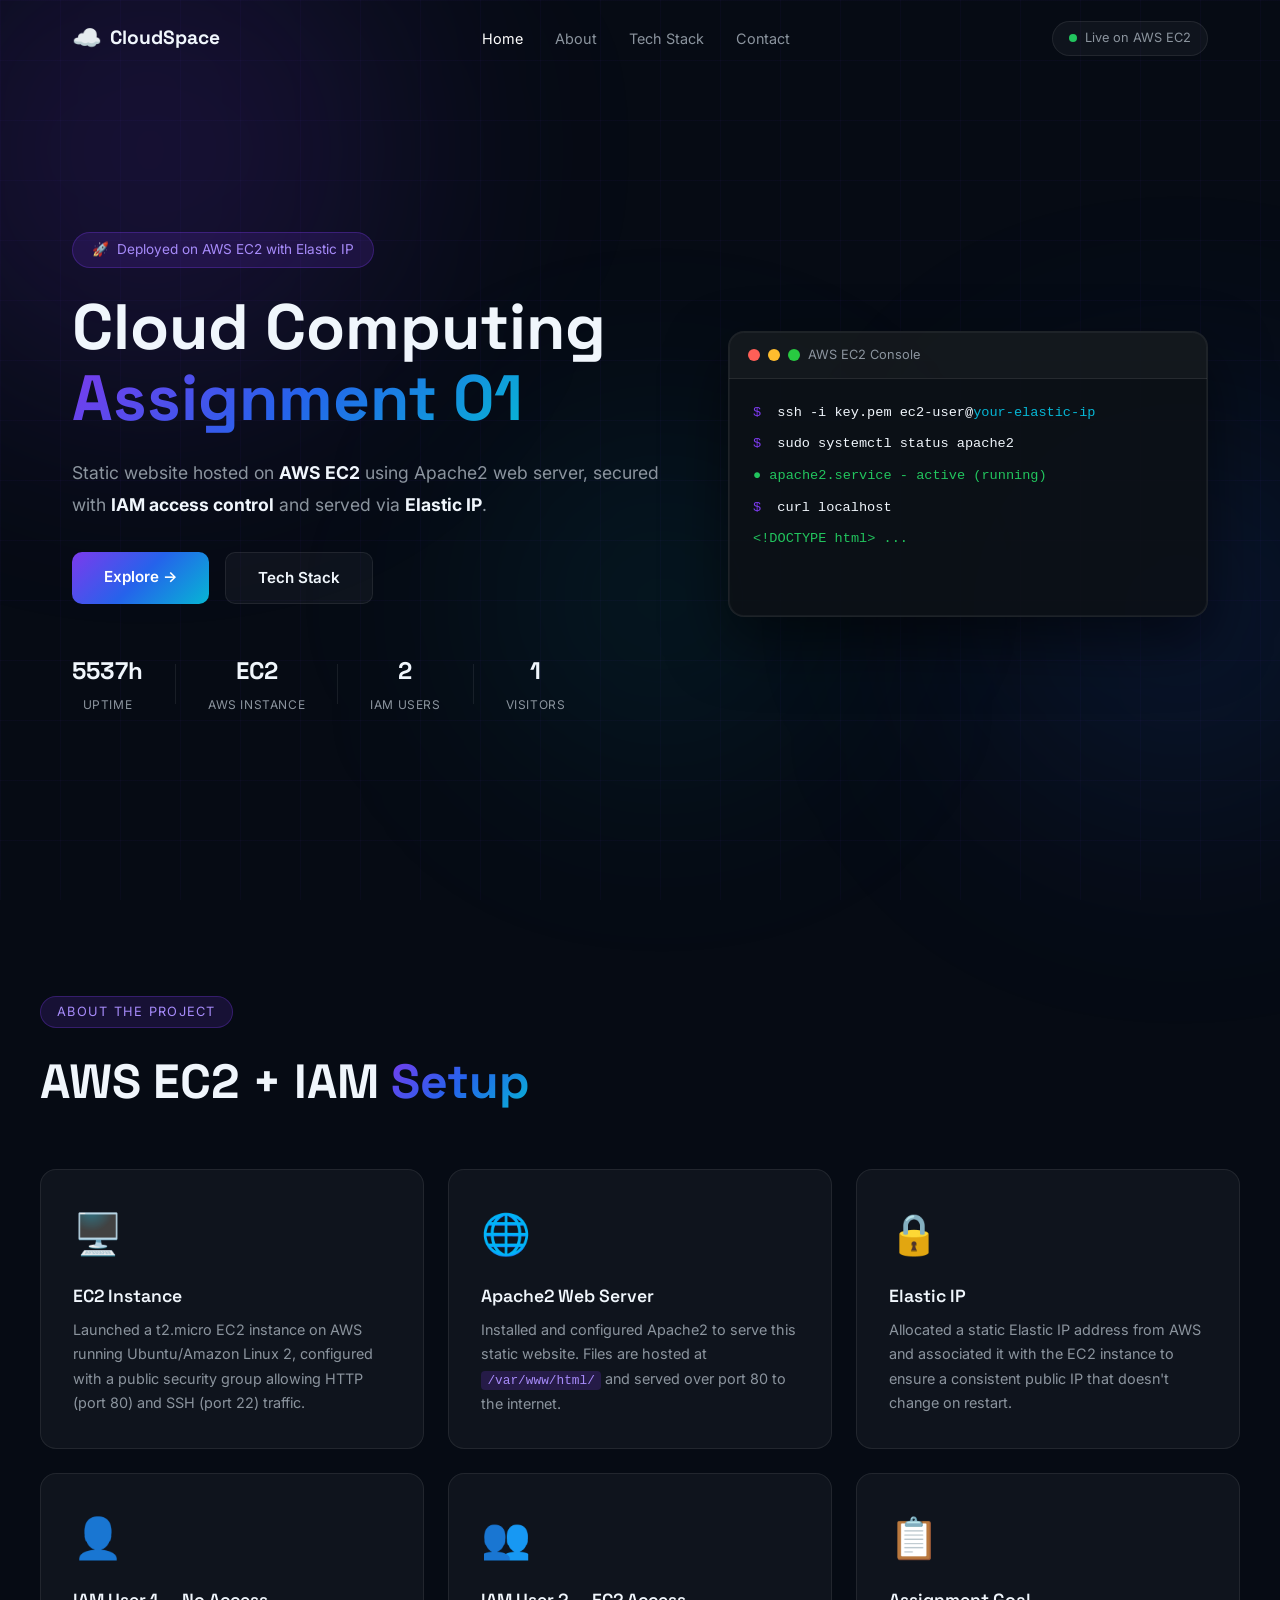
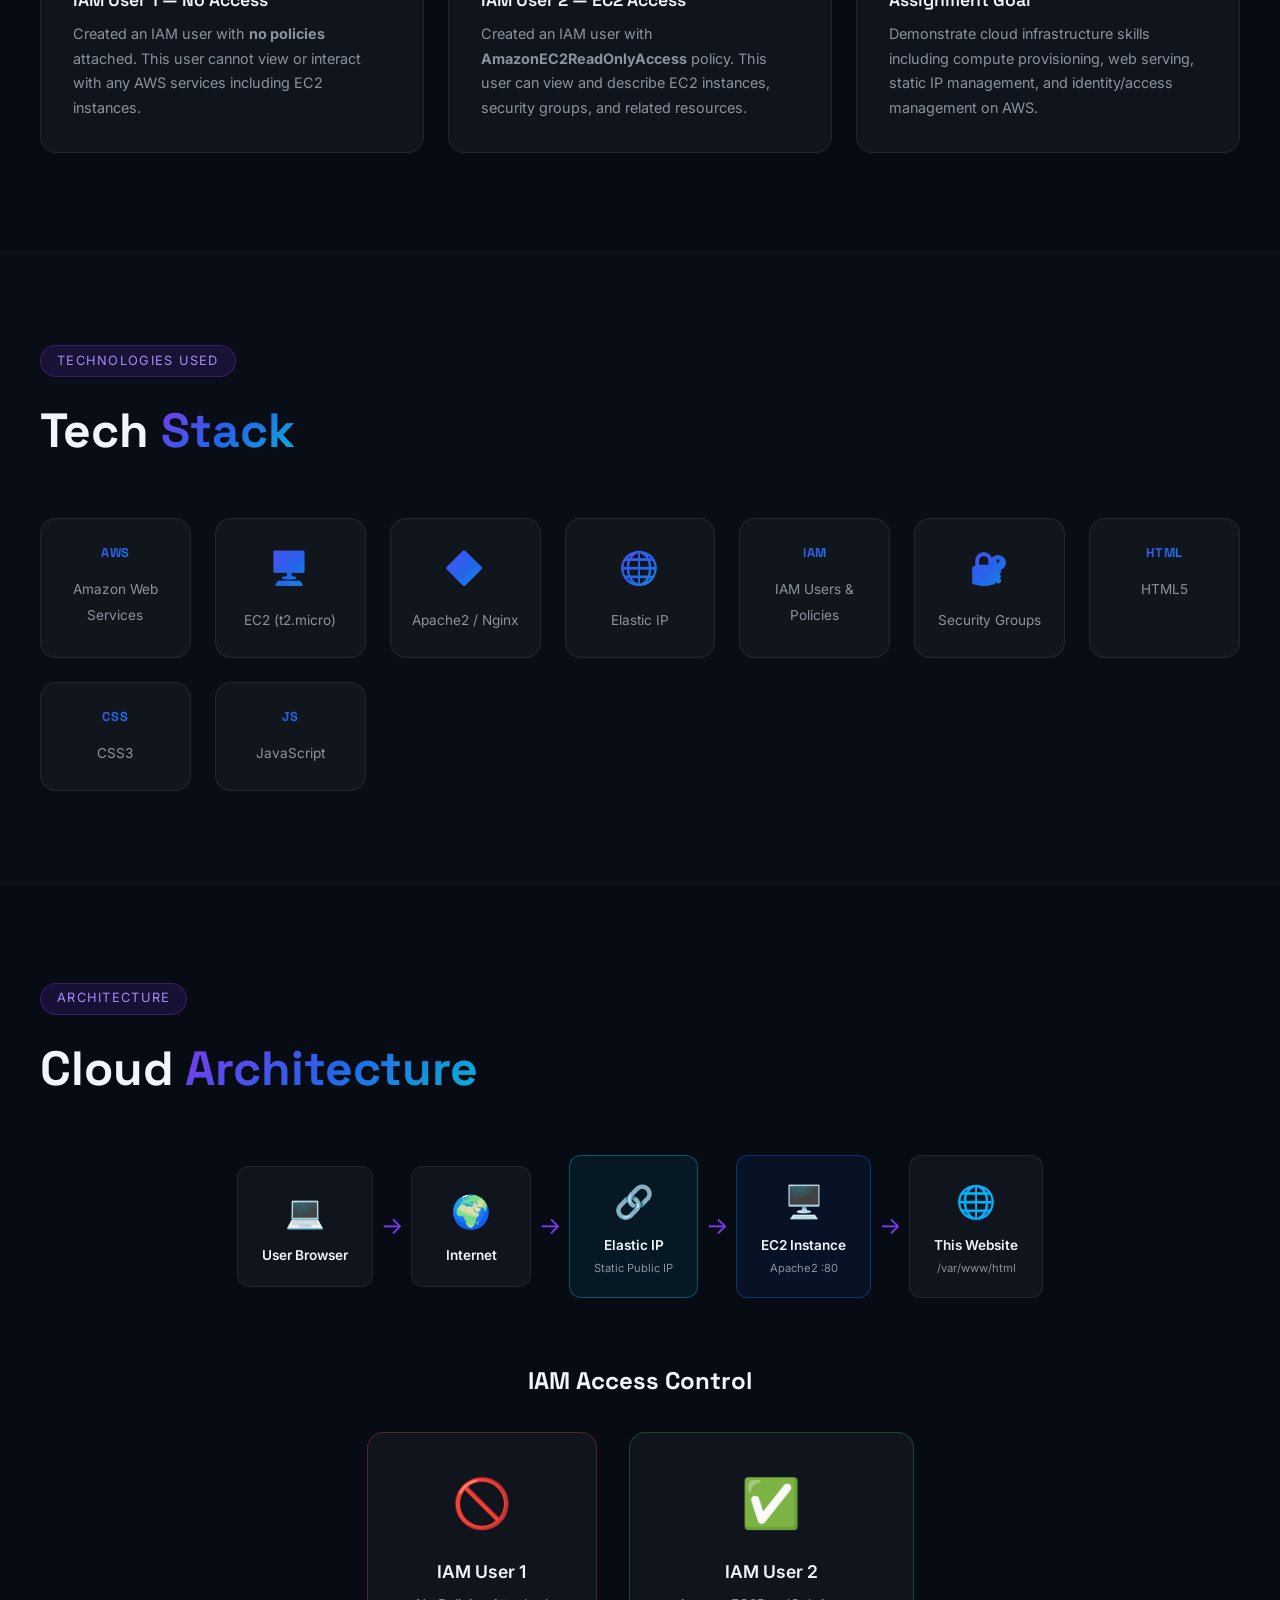
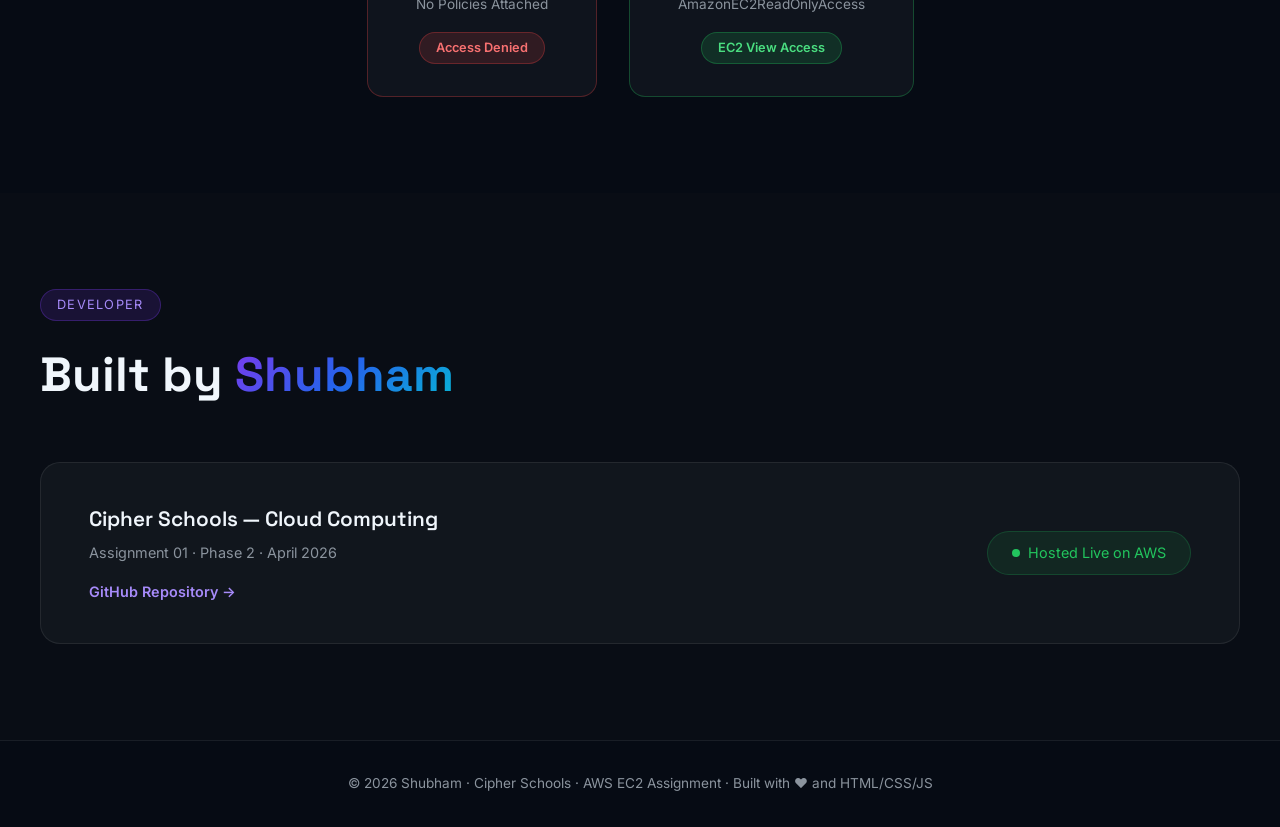
<file: index.html>
<!DOCTYPE html>
<html lang="en">
<head>
  <meta charset="UTF-8" />
  <meta name="viewport" content="width=device-width, initial-scale=1.0" />
  <meta name="description" content="Cloud Computing Assignment - AWS EC2 Static Website hosted by Shubham" />
  <title>CloudSpace | AWS EC2 Hosted</title>
  <link rel="preconnect" href="https://fonts.googleapis.com" />
  <link rel="preconnect" href="https://fonts.gstatic.com" crossorigin />
  <link href="https://fonts.googleapis.com/css2?family=Inter:wght@300;400;500;600;700;800&family=Space+Grotesk:wght@400;500;600;700&display=swap" rel="stylesheet" />
  <link rel="stylesheet" href="style.css" />
</head>
<body>
  <!-- Animated background -->
  <div class="bg-grid"></div>
  <div class="orb orb-1"></div>
  <div class="orb orb-2"></div>
  <div class="orb orb-3"></div>

  <!-- Navigation -->
  <nav id="navbar">
    <div class="nav-container">
      <div class="nav-logo">
        <span class="logo-icon">☁️</span>
        <span class="logo-text">CloudSpace</span>
      </div>
      <ul class="nav-links">
        <li><a href="#hero">Home</a></li>
        <li><a href="#about">About</a></li>
        <li><a href="#tech">Tech Stack</a></li>
        <li><a href="#contact">Contact</a></li>
      </ul>
      <div class="nav-badge">
        <span class="pulse-dot"></span>
        Live on AWS EC2
      </div>
    </div>
  </nav>

  <!-- Hero Section -->
  <section id="hero" class="hero">
    <div class="hero-content">
      <div class="hero-badge">
        <span>🚀</span> Deployed on AWS EC2 with Elastic IP
      </div>
      <h1 class="hero-title">
        Cloud Computing
        <span class="gradient-text">Assignment 01</span>
      </h1>
      <p class="hero-subtitle">
        Static website hosted on <strong>AWS EC2</strong> using Apache2 web server,
        secured with <strong>IAM access control</strong> and served via <strong>Elastic IP</strong>.
      </p>
      <div class="hero-buttons">
        <a href="#about" class="btn btn-primary">Explore →</a>
        <a href="#tech" class="btn btn-secondary">Tech Stack</a>
      </div>
      <div class="hero-stats">
        <div class="stat">
          <span class="stat-value" id="uptime">99.9%</span>
          <span class="stat-label">Uptime</span>
        </div>
        <div class="stat-divider"></div>
        <div class="stat">
          <span class="stat-value">EC2</span>
          <span class="stat-label">AWS Instance</span>
        </div>
        <div class="stat-divider"></div>
        <div class="stat">
          <span class="stat-value">2</span>
          <span class="stat-label">IAM Users</span>
        </div>
        <div class="stat-divider"></div>
        <div class="stat">
          <span class="stat-value" id="visitor-count">1</span>
          <span class="stat-label">Visitors</span>
        </div>
      </div>
    </div>
    <div class="hero-visual">
      <div class="cloud-card">
        <div class="cloud-card-header">
          <div class="dot red"></div>
          <div class="dot yellow"></div>
          <div class="dot green"></div>
          <span>AWS EC2 Console</span>
        </div>
        <div class="cloud-card-body">
          <div class="terminal-line"><span class="prompt">$</span> ssh -i key.pem ec2-user@<span class="highlight" id="ip-display">your-elastic-ip</span></div>
          <div class="terminal-line"><span class="prompt">$</span> sudo systemctl status apache2</div>
          <div class="terminal-line success">● apache2.service - active (running)</div>
          <div class="terminal-line"><span class="prompt">$</span> curl localhost</div>
          <div class="terminal-line success">&lt;!DOCTYPE html&gt; ...</div>
          <div class="terminal-line blink">▌</div>
        </div>
      </div>
    </div>
  </section>

  <!-- About Section -->
  <section id="about" class="section">
    <div class="container">
      <div class="section-tag">About the Project</div>
      <h2 class="section-title">AWS EC2 + IAM <span class="gradient-text">Setup</span></h2>
      <div class="cards-grid">
        <div class="card" data-delay="0">
          <div class="card-icon">🖥️</div>
          <h3>EC2 Instance</h3>
          <p>Launched a t2.micro EC2 instance on AWS running Ubuntu/Amazon Linux 2, configured with a public security group allowing HTTP (port 80) and SSH (port 22) traffic.</p>
        </div>
        <div class="card" data-delay="100">
          <div class="card-icon">🌐</div>
          <h3>Apache2 Web Server</h3>
          <p>Installed and configured Apache2 to serve this static website. Files are hosted at <code>/var/www/html/</code> and served over port 80 to the internet.</p>
        </div>
        <div class="card" data-delay="200">
          <div class="card-icon">🔒</div>
          <h3>Elastic IP</h3>
          <p>Allocated a static Elastic IP address from AWS and associated it with the EC2 instance to ensure a consistent public IP that doesn't change on restart.</p>
        </div>
        <div class="card" data-delay="300">
          <div class="card-icon">👤</div>
          <h3>IAM User 1 — No Access</h3>
          <p>Created an IAM user with <strong>no policies</strong> attached. This user cannot view or interact with any AWS services including EC2 instances.</p>
        </div>
        <div class="card" data-delay="400">
          <div class="card-icon">👥</div>
          <h3>IAM User 2 — EC2 Access</h3>
          <p>Created an IAM user with <strong>AmazonEC2ReadOnlyAccess</strong> policy. This user can view and describe EC2 instances, security groups, and related resources.</p>
        </div>
        <div class="card" data-delay="500">
          <div class="card-icon">📋</div>
          <h3>Assignment Goal</h3>
          <p>Demonstrate cloud infrastructure skills including compute provisioning, web serving, static IP management, and identity/access management on AWS.</p>
        </div>
      </div>
    </div>
  </section>

  <!-- Tech Stack Section -->
  <section id="tech" class="section section-dark">
    <div class="container">
      <div class="section-tag">Technologies Used</div>
      <h2 class="section-title">Tech <span class="gradient-text">Stack</span></h2>
      <div class="tech-grid">
        <div class="tech-item">
          <div class="tech-logo">AWS</div>
          <span>Amazon Web Services</span>
        </div>
        <div class="tech-item">
          <div class="tech-logo" style="font-size:2rem;">🖥️</div>
          <span>EC2 (t2.micro)</span>
        </div>
        <div class="tech-item">
          <div class="tech-logo" style="font-size:2rem;">🔶</div>
          <span>Apache2 / Nginx</span>
        </div>
        <div class="tech-item">
          <div class="tech-logo" style="font-size:2rem;">🌐</div>
          <span>Elastic IP</span>
        </div>
        <div class="tech-item">
          <div class="tech-logo">IAM</div>
          <span>IAM Users & Policies</span>
        </div>
        <div class="tech-item">
          <div class="tech-logo" style="font-size:2rem;">🔐</div>
          <span>Security Groups</span>
        </div>
        <div class="tech-item">
          <div class="tech-logo">HTML</div>
          <span>HTML5</span>
        </div>
        <div class="tech-item">
          <div class="tech-logo">CSS</div>
          <span>CSS3</span>
        </div>
        <div class="tech-item">
          <div class="tech-logo">JS</div>
          <span>JavaScript</span>
        </div>
      </div>
    </div>
  </section>

  <!-- Architecture Diagram Section -->
  <section id="arch" class="section">
    <div class="container">
      <div class="section-tag">Architecture</div>
      <h2 class="section-title">Cloud <span class="gradient-text">Architecture</span></h2>
      <div class="arch-diagram">
        <div class="arch-box client">
          <div class="arch-icon">💻</div>
          <div class="arch-label">User Browser</div>
        </div>
        <div class="arch-arrow">→</div>
        <div class="arch-box internet">
          <div class="arch-icon">🌍</div>
          <div class="arch-label">Internet</div>
        </div>
        <div class="arch-arrow">→</div>
        <div class="arch-box elastic-ip">
          <div class="arch-icon">🔗</div>
          <div class="arch-label">Elastic IP</div>
          <div class="arch-sub">Static Public IP</div>
        </div>
        <div class="arch-arrow">→</div>
        <div class="arch-box ec2">
          <div class="arch-icon">🖥️</div>
          <div class="arch-label">EC2 Instance</div>
          <div class="arch-sub">Apache2 :80</div>
        </div>
        <div class="arch-arrow">→</div>
        <div class="arch-box website">
          <div class="arch-icon">🌐</div>
          <div class="arch-label">This Website</div>
          <div class="arch-sub">/var/www/html</div>
        </div>
      </div>
      <div class="iam-section">
        <h3>IAM Access Control</h3>
        <div class="iam-grid">
          <div class="iam-card no-access">
            <div class="iam-icon">🚫</div>
            <h4>IAM User 1</h4>
            <p>No Policies Attached</p>
            <div class="iam-badge denied">Access Denied</div>
          </div>
          <div class="iam-card has-access">
            <div class="iam-icon">✅</div>
            <h4>IAM User 2</h4>
            <p>AmazonEC2ReadOnlyAccess</p>
            <div class="iam-badge allowed">EC2 View Access</div>
          </div>
        </div>
      </div>
    </div>
  </section>

  <!-- Contact Section -->
  <section id="contact" class="section section-dark">
    <div class="container">
      <div class="section-tag">Developer</div>
      <h2 class="section-title">Built by <span class="gradient-text">Shubham</span></h2>
      <div class="contact-card">
        <div class="contact-info">
          <h3>Cipher Schools — Cloud Computing</h3>
          <p>Assignment 01 · Phase 2 · April 2026</p>
          <div class="contact-links">
            <a href="https://github.com/shubham0915/assignment2cypherschool" class="contact-link" id="github-link" target="_blank">GitHub Repository →</a>
          </div>
        </div>
        <div class="contact-badge">
          <span class="pulse-dot"></span>
          Hosted Live on AWS
        </div>
      </div>
    </div>
  </section>

  <!-- Footer -->
  <footer class="footer">
    <div class="container">
      <p>© 2026 Shubham · Cipher Schools · AWS EC2 Assignment · Built with ❤️ and HTML/CSS/JS</p>
    </div>
  </footer>

  <script src="script.js"></script>
</body>
</html>
</file>
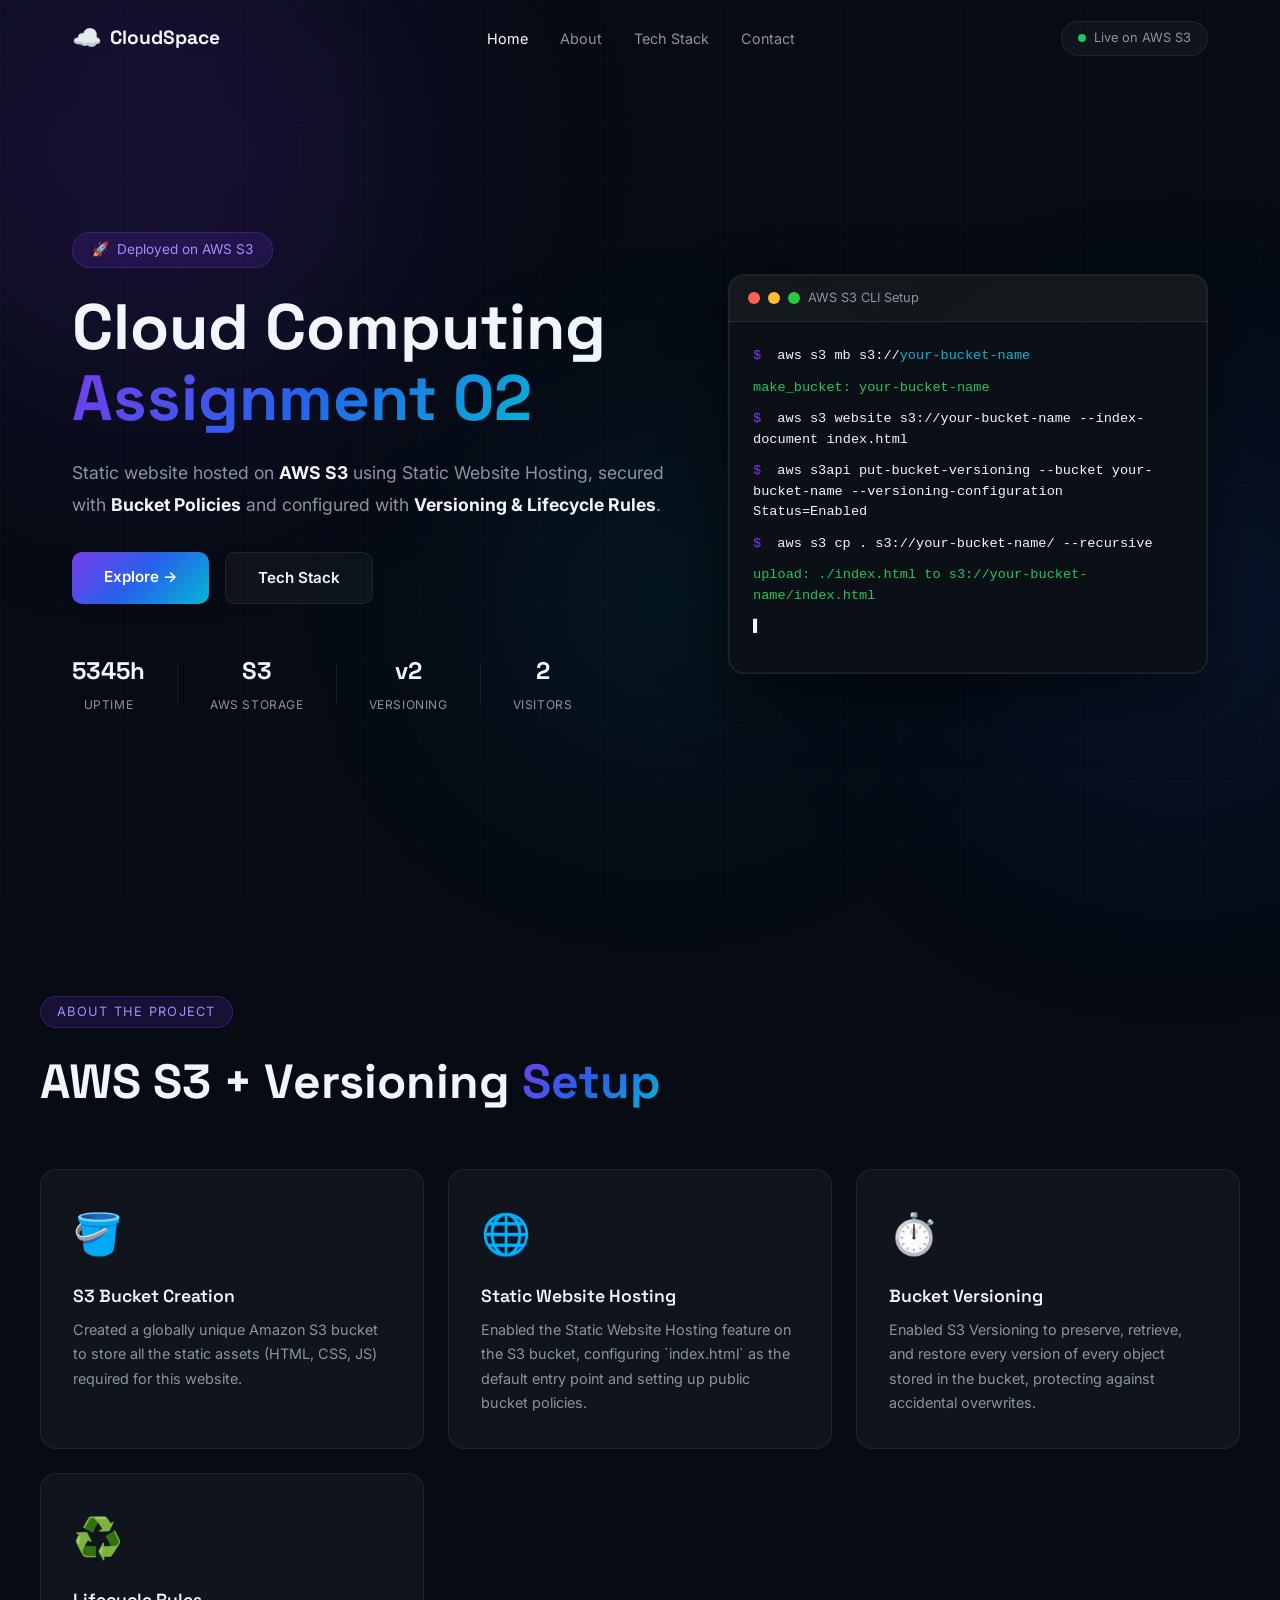
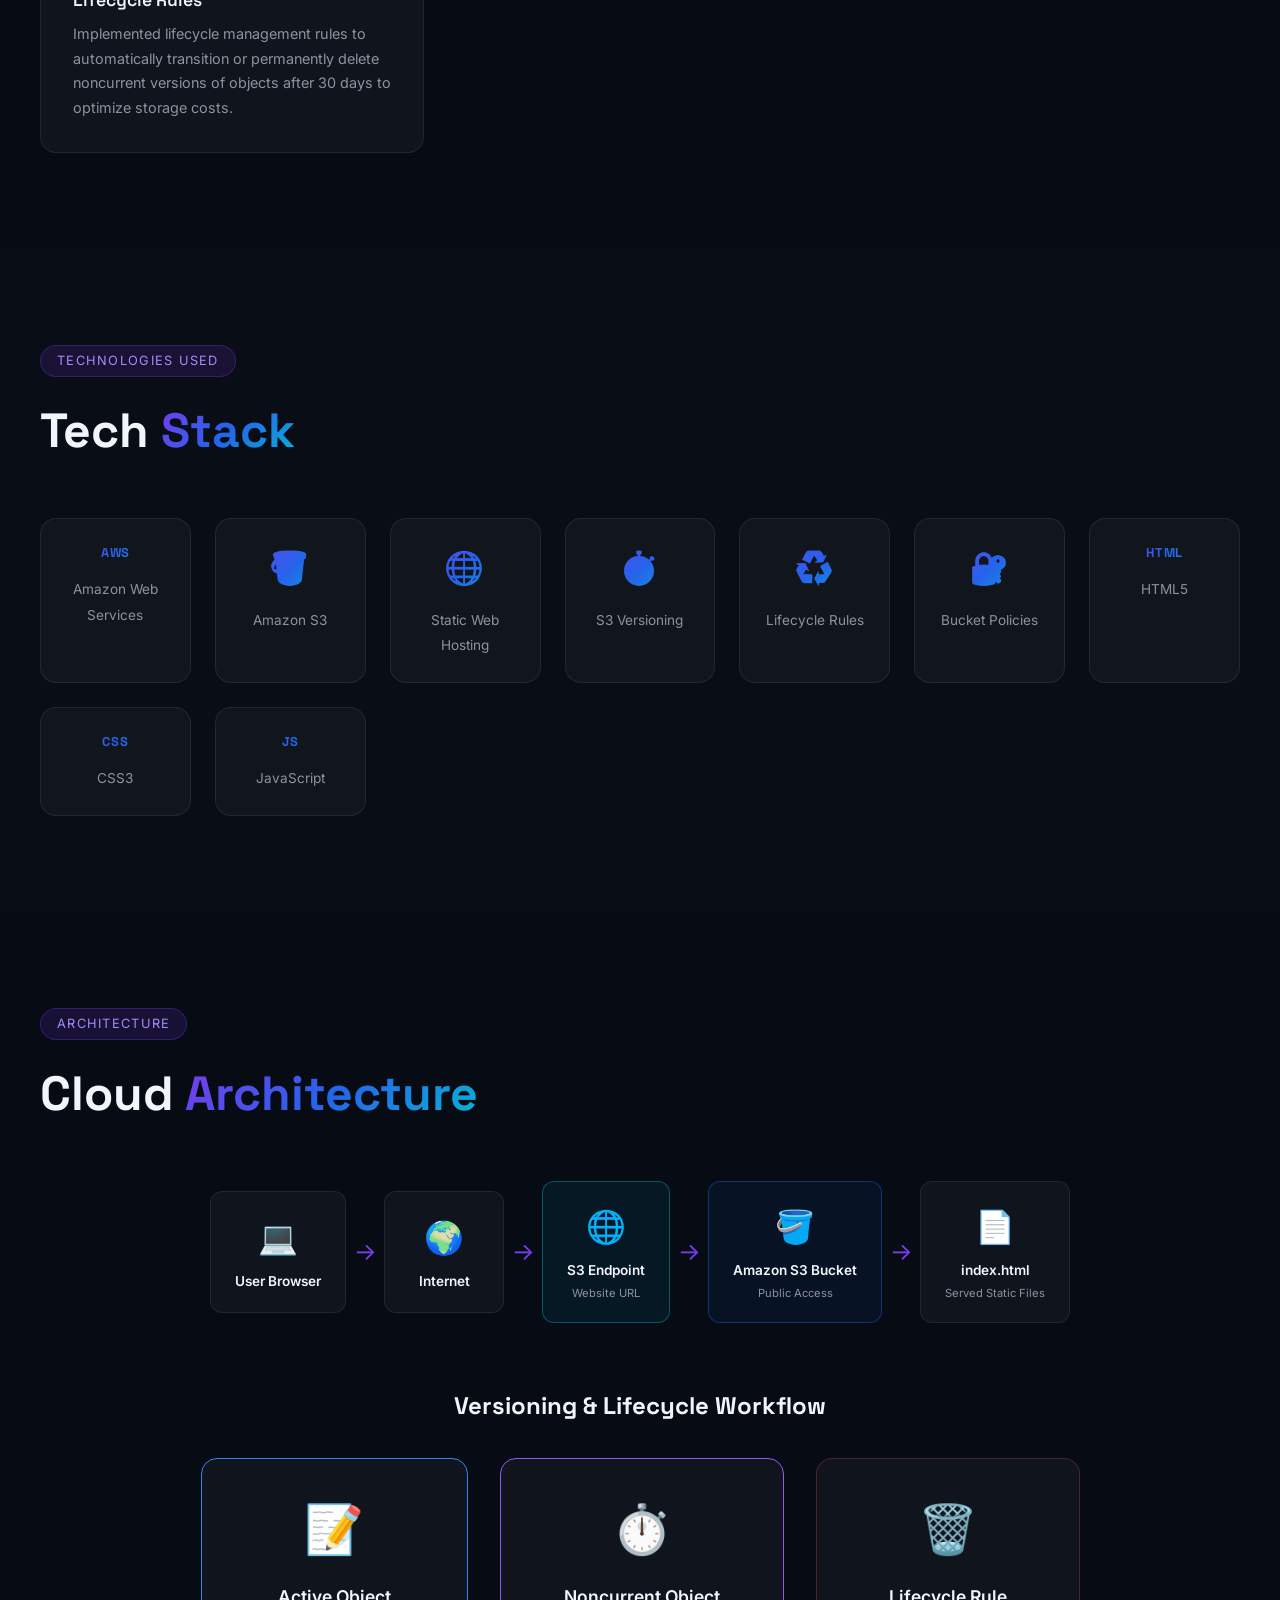
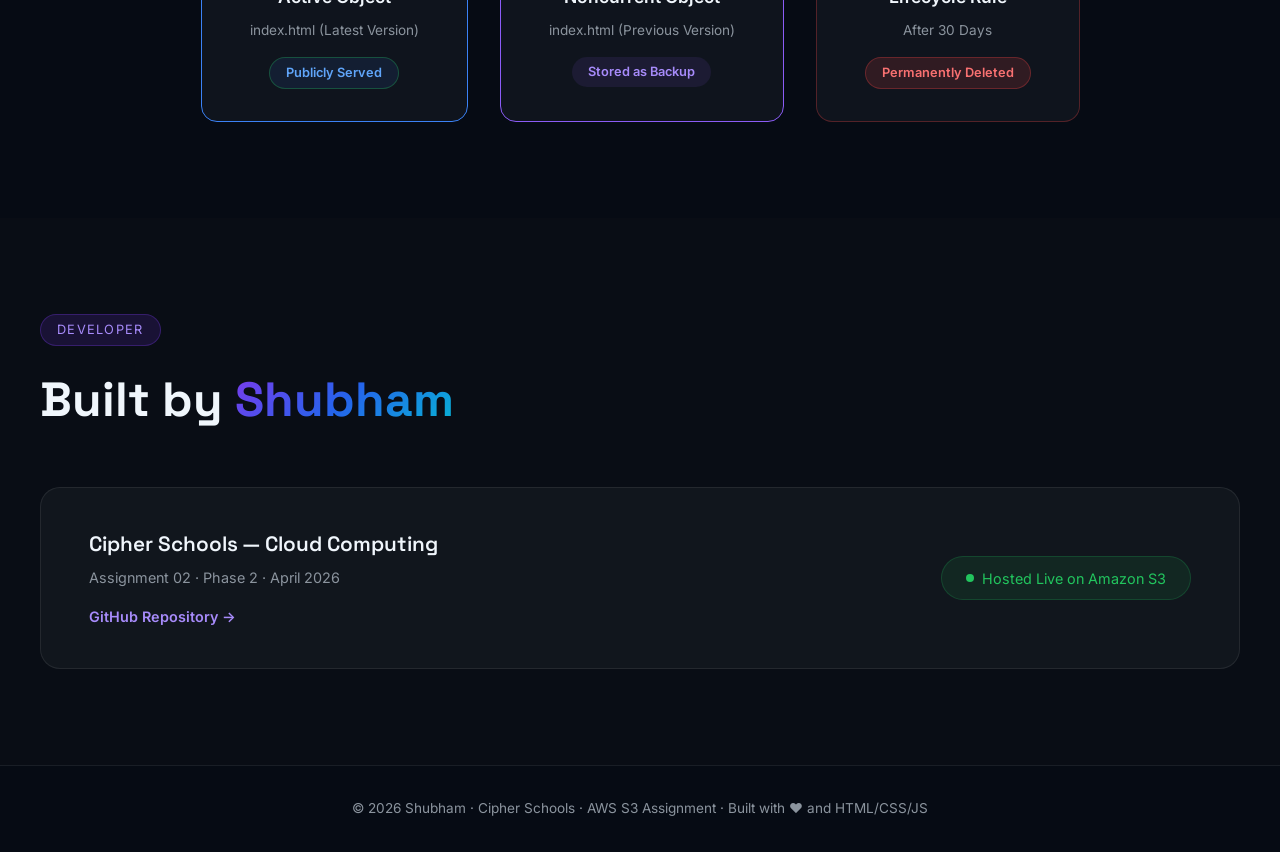
<file: assignment2/index.html>
<!DOCTYPE html>
<html lang="en">
<head>
  <meta charset="UTF-8" />
  <meta name="viewport" content="width=device-width, initial-scale=1.0" />
  <meta name="description" content="Cloud Computing Assignment - AWS S3 Static Website hosted by Shubham" />
  <title>CloudSpace | AWS S3 Hosted</title>
  <link rel="preconnect" href="https://fonts.googleapis.com" />
  <link rel="preconnect" href="https://fonts.gstatic.com" crossorigin />
  <link href="https://fonts.googleapis.com/css2?family=Inter:wght@300;400;500;600;700;800&family=Space+Grotesk:wght@400;500;600;700&display=swap" rel="stylesheet" />
  <link rel="stylesheet" href="style.css" />
</head>
<body>
  <!-- Animated background -->
  <div class="bg-grid"></div>
  <div class="orb orb-1"></div>
  <div class="orb orb-2"></div>
  <div class="orb orb-3"></div>

  <!-- Navigation -->
  <nav id="navbar">
    <div class="nav-container">
      <div class="nav-logo">
        <span class="logo-icon">☁️</span>
        <span class="logo-text">CloudSpace</span>
      </div>
      <ul class="nav-links">
        <li><a href="#hero">Home</a></li>
        <li><a href="#about">About</a></li>
        <li><a href="#tech">Tech Stack</a></li>
        <li><a href="#contact">Contact</a></li>
      </ul>
      <div class="nav-badge">
        <span class="pulse-dot"></span>
        Live on AWS S3
      </div>
    </div>
  </nav>

  <!-- Hero Section -->
  <section id="hero" class="hero">
    <div class="hero-content">
      <div class="hero-badge">
        <span>🚀</span> Deployed on AWS S3
      </div>
      <h1 class="hero-title">
        Cloud Computing
        <span class="gradient-text">Assignment 02</span>
      </h1>
      <p class="hero-subtitle">
        Static website hosted on <strong>AWS S3</strong> using Static Website Hosting,
        secured with <strong>Bucket Policies</strong> and configured with <strong>Versioning & Lifecycle Rules</strong>.
      </p>
      <div class="hero-buttons">
        <a href="#about" class="btn btn-primary">Explore →</a>
        <a href="#tech" class="btn btn-secondary">Tech Stack</a>
      </div>
      <div class="hero-stats">
        <div class="stat">
          <span class="stat-value" id="uptime">99.9%</span>
          <span class="stat-label">Uptime</span>
        </div>
        <div class="stat-divider"></div>
        <div class="stat">
          <span class="stat-value">S3</span>
          <span class="stat-label">AWS Storage</span>
        </div>
        <div class="stat-divider"></div>
        <div class="stat">
          <span class="stat-value">v2</span>
          <span class="stat-label">Versioning</span>
        </div>
        <div class="stat-divider"></div>
        <div class="stat">
          <span class="stat-value" id="visitor-count">1</span>
          <span class="stat-label">Visitors</span>
        </div>
      </div>
    </div>
    <div class="hero-visual">
      <div class="cloud-card">
        <div class="cloud-card-header">
          <div class="dot red"></div>
          <div class="dot yellow"></div>
          <div class="dot green"></div>
          <span>AWS S3 CLI Setup</span>
        </div>
        <div class="cloud-card-body">
          <div class="terminal-line"><span class="prompt">$</span> aws s3 mb s3://<span class="highlight">your-bucket-name</span></div>
          <div class="terminal-line success">make_bucket: your-bucket-name</div>
          <div class="terminal-line"><span class="prompt">$</span> aws s3 website s3://your-bucket-name --index-document index.html</div>
          <div class="terminal-line"><span class="prompt">$</span> aws s3api put-bucket-versioning --bucket your-bucket-name --versioning-configuration Status=Enabled</div>
          <div class="terminal-line"><span class="prompt">$</span> aws s3 cp . s3://your-bucket-name/ --recursive</div>
          <div class="terminal-line success">upload: ./index.html to s3://your-bucket-name/index.html</div>
          <div class="terminal-line blink">▌</div>
        </div>
      </div>
    </div>
  </section>

  <!-- About Section -->
  <section id="about" class="section">
    <div class="container">
      <div class="section-tag">About the Project</div>
      <h2 class="section-title">AWS S3 + Versioning <span class="gradient-text">Setup</span></h2>
      <div class="cards-grid">
        <div class="card" data-delay="0">
          <div class="card-icon">🪣</div>
          <h3>S3 Bucket Creation</h3>
          <p>Created a globally unique Amazon S3 bucket to store all the static assets (HTML, CSS, JS) required for this website.</p>
        </div>
        <div class="card" data-delay="100">
          <div class="card-icon">🌐</div>
          <h3>Static Website Hosting</h3>
          <p>Enabled the Static Website Hosting feature on the S3 bucket, configuring `index.html` as the default entry point and setting up public bucket policies.</p>
        </div>
        <div class="card" data-delay="200">
          <div class="card-icon">⏱️</div>
          <h3>Bucket Versioning</h3>
          <p>Enabled S3 Versioning to preserve, retrieve, and restore every version of every object stored in the bucket, protecting against accidental overwrites.</p>
        </div>
        <div class="card" data-delay="300">
          <div class="card-icon">♻️</div>
          <h3>Lifecycle Rules</h3>
          <p>Implemented lifecycle management rules to automatically transition or permanently delete noncurrent versions of objects after 30 days to optimize storage costs.</p>
        </div>
      </div>
    </div>
  </section>

  <!-- Tech Stack Section -->
  <section id="tech" class="section section-dark">
    <div class="container">
      <div class="section-tag">Technologies Used</div>
      <h2 class="section-title">Tech <span class="gradient-text">Stack</span></h2>
      <div class="tech-grid">
        <div class="tech-item">
          <div class="tech-logo">AWS</div>
          <span>Amazon Web Services</span>
        </div>
        <div class="tech-item">
          <div class="tech-logo" style="font-size:2rem;">🪣</div>
          <span>Amazon S3</span>
        </div>
        <div class="tech-item">
          <div class="tech-logo" style="font-size:2rem;">🌐</div>
          <span>Static Web Hosting</span>
        </div>
        <div class="tech-item">
          <div class="tech-logo" style="font-size:2rem;">⏱️</div>
          <span>S3 Versioning</span>
        </div>
        <div class="tech-item">
          <div class="tech-logo" style="font-size:2rem;">♻️</div>
          <span>Lifecycle Rules</span>
        </div>
        <div class="tech-item">
          <div class="tech-logo" style="font-size:2rem;">🔐</div>
          <span>Bucket Policies</span>
        </div>
        <div class="tech-item">
          <div class="tech-logo">HTML</div>
          <span>HTML5</span>
        </div>
        <div class="tech-item">
          <div class="tech-logo">CSS</div>
          <span>CSS3</span>
        </div>
        <div class="tech-item">
          <div class="tech-logo">JS</div>
          <span>JavaScript</span>
        </div>
      </div>
    </div>
  </section>

  <!-- Architecture Diagram Section -->
  <section id="arch" class="section">
    <div class="container">
      <div class="section-tag">Architecture</div>
      <h2 class="section-title">Cloud <span class="gradient-text">Architecture</span></h2>
      <div class="arch-diagram">
        <div class="arch-box client">
          <div class="arch-icon">💻</div>
          <div class="arch-label">User Browser</div>
        </div>
        <div class="arch-arrow">→</div>
        <div class="arch-box internet">
          <div class="arch-icon">🌍</div>
          <div class="arch-label">Internet</div>
        </div>
        <div class="arch-arrow">→</div>
        <div class="arch-box elastic-ip">
          <div class="arch-icon">🌐</div>
          <div class="arch-label">S3 Endpoint</div>
          <div class="arch-sub">Website URL</div>
        </div>
        <div class="arch-arrow">→</div>
        <div class="arch-box ec2">
          <div class="arch-icon">🪣</div>
          <div class="arch-label">Amazon S3 Bucket</div>
          <div class="arch-sub">Public Access</div>
        </div>
        <div class="arch-arrow">→</div>
        <div class="arch-box website">
          <div class="arch-icon">📄</div>
          <div class="arch-label">index.html</div>
          <div class="arch-sub">Served Static Files</div>
        </div>
      </div>
      
      <div class="iam-section">
        <h3>Versioning & Lifecycle Workflow</h3>
        <div class="iam-grid">
          <div class="iam-card has-access" style="border-color: #3b82f6;">
            <div class="iam-icon">📝</div>
            <h4>Active Object</h4>
            <p>index.html (Latest Version)</p>
            <div class="iam-badge allowed" style="background: rgba(59, 130, 246, 0.1); color: #60a5fa;">Publicly Served</div>
          </div>
          <div class="iam-card" style="border-color: #8b5cf6;">
            <div class="iam-icon">⏱️</div>
            <h4>Noncurrent Object</h4>
            <p>index.html (Previous Version)</p>
            <div class="iam-badge" style="background: rgba(139, 92, 246, 0.1); color: #a78bfa;">Stored as Backup</div>
          </div>
          <div class="iam-card no-access">
            <div class="iam-icon">🗑️</div>
            <h4>Lifecycle Rule</h4>
            <p>After 30 Days</p>
            <div class="iam-badge denied">Permanently Deleted</div>
          </div>
        </div>
      </div>
    </div>
  </section>

  <!-- Contact Section -->
  <section id="contact" class="section section-dark">
    <div class="container">
      <div class="section-tag">Developer</div>
      <h2 class="section-title">Built by <span class="gradient-text">Shubham</span></h2>
      <div class="contact-card">
        <div class="contact-info">
          <h3>Cipher Schools — Cloud Computing</h3>
          <p>Assignment 02 · Phase 2 · April 2026</p>
          <div class="contact-links">
            <a href="https://github.com/shubham0915/assignment2cypherschool" class="contact-link" id="github-link" target="_blank">GitHub Repository →</a>
          </div>
        </div>
        <div class="contact-badge">
          <span class="pulse-dot"></span>
          Hosted Live on Amazon S3
        </div>
      </div>
    </div>
  </section>

  <!-- Footer -->
  <footer class="footer">
    <div class="container">
      <p>© 2026 Shubham · Cipher Schools · AWS S3 Assignment · Built with ❤️ and HTML/CSS/JS</p>
    </div>
  </footer>

  <script src="script.js"></script>
</body>
</html>
</file>
<file: style.css>
/* ===== Reset & Base ===== */
*, *::before, *::after { box-sizing: border-box; margin: 0; padding: 0; }

:root {
  --bg-primary: #060b14;
  --bg-secondary: #0d1117;
  --bg-card: rgba(255,255,255,0.04);
  --border: rgba(255,255,255,0.08);
  --text-primary: #f0f6fc;
  --text-secondary: #8b949e;
  --accent-1: #7c3aed;
  --accent-2: #2563eb;
  --accent-3: #06b6d4;
  --green: #22c55e;
  --red: #ef4444;
  --yellow: #f59e0b;
  --gradient: linear-gradient(135deg, #7c3aed, #2563eb, #06b6d4);
  --font-main: 'Inter', sans-serif;
  --font-display: 'Space Grotesk', sans-serif;
}

html { scroll-behavior: smooth; }

body {
  font-family: var(--font-main);
  background: var(--bg-primary);
  color: var(--text-primary);
  overflow-x: hidden;
  line-height: 1.6;
}

/* ===== Background ===== */
.bg-grid {
  position: fixed;
  inset: 0;
  background-image:
    linear-gradient(rgba(124,58,237,0.04) 1px, transparent 1px),
    linear-gradient(90deg, rgba(124,58,237,0.04) 1px, transparent 1px);
  background-size: 60px 60px;
  pointer-events: none;
  z-index: 0;
}

.orb {
  position: fixed;
  border-radius: 50%;
  filter: blur(120px);
  pointer-events: none;
  z-index: 0;
  animation: float 8s ease-in-out infinite;
}
.orb-1 { width: 500px; height: 500px; background: rgba(124,58,237,0.15); top: -100px; left: -100px; }
.orb-2 { width: 400px; height: 400px; background: rgba(37,99,235,0.12); bottom: 10%; right: -100px; animation-delay: -3s; }
.orb-3 { width: 300px; height: 300px; background: rgba(6,182,212,0.1); top: 50%; left: 40%; animation-delay: -6s; }

@keyframes float {
  0%, 100% { transform: translateY(0px) scale(1); }
  50% { transform: translateY(-30px) scale(1.05); }
}

/* ===== Navbar ===== */
#navbar {
  position: fixed;
  top: 0; left: 0; right: 0;
  z-index: 100;
  transition: background 0.3s, backdrop-filter 0.3s;
}
#navbar.scrolled {
  background: rgba(6,11,20,0.85);
  backdrop-filter: blur(20px);
  border-bottom: 1px solid var(--border);
}
.nav-container {
  max-width: 1200px;
  margin: 0 auto;
  padding: 1.2rem 2rem;
  display: flex;
  align-items: center;
  justify-content: space-between;
}
.nav-logo { display: flex; align-items: center; gap: 0.5rem; font-family: var(--font-display); font-size: 1.2rem; font-weight: 700; }
.logo-icon { font-size: 1.5rem; }
.nav-links { display: flex; gap: 2rem; list-style: none; }
.nav-links a { color: var(--text-secondary); text-decoration: none; font-size: 0.9rem; transition: color 0.2s; }
.nav-links a:hover { color: var(--text-primary); }
.nav-badge { display: flex; align-items: center; gap: 0.5rem; font-size: 0.8rem; color: var(--text-secondary); background: var(--bg-card); border: 1px solid var(--border); padding: 0.4rem 1rem; border-radius: 100px; }

/* ===== Pulse Dot ===== */
.pulse-dot {
  width: 8px; height: 8px;
  border-radius: 50%;
  background: var(--green);
  display: inline-block;
  animation: pulse 2s infinite;
}
@keyframes pulse {
  0%, 100% { box-shadow: 0 0 0 0 rgba(34,197,94,0.4); }
  50% { box-shadow: 0 0 0 6px rgba(34,197,94,0); }
}

/* ===== Hero ===== */
.hero {
  min-height: 100vh;
  display: flex;
  align-items: center;
  justify-content: space-between;
  gap: 3rem;
  padding: 7rem 2rem 4rem;
  max-width: 1200px;
  margin: 0 auto;
  position: relative;
  z-index: 1;
}
.hero-content { flex: 1; max-width: 600px; }
.hero-badge {
  display: inline-flex;
  align-items: center;
  gap: 0.5rem;
  background: rgba(124,58,237,0.15);
  border: 1px solid rgba(124,58,237,0.3);
  color: #a78bfa;
  padding: 0.4rem 1.2rem;
  border-radius: 100px;
  font-size: 0.85rem;
  margin-bottom: 1.5rem;
  animation: fadeInUp 0.6s ease both;
}
.hero-title {
  font-family: var(--font-display);
  font-size: clamp(2.5rem, 5vw, 4rem);
  font-weight: 800;
  line-height: 1.1;
  margin-bottom: 1.5rem;
  animation: fadeInUp 0.6s 0.1s ease both;
}
.gradient-text {
  background: var(--gradient);
  -webkit-background-clip: text;
  -webkit-text-fill-color: transparent;
  background-clip: text;
}
.hero-subtitle {
  font-size: 1.1rem;
  color: var(--text-secondary);
  margin-bottom: 2rem;
  line-height: 1.8;
  animation: fadeInUp 0.6s 0.2s ease both;
}
.hero-subtitle strong { color: var(--text-primary); }
.hero-buttons {
  display: flex;
  gap: 1rem;
  margin-bottom: 3rem;
  animation: fadeInUp 0.6s 0.3s ease both;
}
.btn {
  padding: 0.8rem 2rem;
  border-radius: 10px;
  text-decoration: none;
  font-weight: 600;
  font-size: 0.95rem;
  transition: all 0.2s;
  display: inline-block;
}
.btn-primary {
  background: var(--gradient);
  color: white;
}
.btn-primary:hover { opacity: 0.85; transform: translateY(-2px); box-shadow: 0 8px 30px rgba(124,58,237,0.4); }
.btn-secondary {
  background: var(--bg-card);
  border: 1px solid var(--border);
  color: var(--text-primary);
}
.btn-secondary:hover { background: rgba(255,255,255,0.08); transform: translateY(-2px); }

.hero-stats {
  display: flex;
  align-items: center;
  gap: 2rem;
  animation: fadeInUp 0.6s 0.4s ease both;
}
.stat { text-align: center; }
.stat-value { display: block; font-size: 1.5rem; font-weight: 700; font-family: var(--font-display); }
.stat-label { font-size: 0.75rem; color: var(--text-secondary); text-transform: uppercase; letter-spacing: 0.05em; }
.stat-divider { width: 1px; height: 40px; background: var(--border); }

/* ===== Cloud Card ===== */
.hero-visual {
  flex: 1;
  max-width: 480px;
  animation: fadeInRight 0.8s 0.3s ease both;
}
.cloud-card {
  background: rgba(13,17,23,0.9);
  border: 1px solid var(--border);
  border-radius: 16px;
  overflow: hidden;
  backdrop-filter: blur(20px);
  box-shadow: 0 25px 60px rgba(0,0,0,0.5), 0 0 0 1px rgba(255,255,255,0.05) inset;
}
.cloud-card-header {
  display: flex;
  align-items: center;
  gap: 0.5rem;
  padding: 0.8rem 1.2rem;
  background: rgba(255,255,255,0.03);
  border-bottom: 1px solid var(--border);
  font-size: 0.8rem;
  color: var(--text-secondary);
}
.dot { width: 12px; height: 12px; border-radius: 50%; }
.dot.red { background: #ff5f57; }
.dot.yellow { background: #ffbd2e; }
.dot.green { background: #28c941; }
.cloud-card-body { padding: 1.5rem; font-family: 'Courier New', monospace; font-size: 0.85rem; }
.terminal-line { margin-bottom: 0.7rem; line-height: 1.5; }
.prompt { color: var(--accent-1); margin-right: 0.5rem; }
.highlight { color: var(--accent-3); }
.success { color: var(--green); }
.blink { animation: blink 1s step-end infinite; color: var(--text-primary); }
@keyframes blink { 0%, 100% { opacity: 1; } 50% { opacity: 0; } }

/* ===== Sections ===== */
.section { padding: 6rem 2rem; position: relative; z-index: 1; }
.section-dark { background: rgba(13,17,23,0.5); }
.container { max-width: 1200px; margin: 0 auto; }
.section-tag {
  display: inline-block;
  background: rgba(124,58,237,0.15);
  border: 1px solid rgba(124,58,237,0.3);
  color: #a78bfa;
  padding: 0.3rem 1rem;
  border-radius: 100px;
  font-size: 0.8rem;
  margin-bottom: 1rem;
  text-transform: uppercase;
  letter-spacing: 0.1em;
}
.section-title {
  font-family: var(--font-display);
  font-size: clamp(2rem, 4vw, 3rem);
  font-weight: 700;
  margin-bottom: 3rem;
}

/* ===== Cards Grid ===== */
.cards-grid {
  display: grid;
  grid-template-columns: repeat(auto-fit, minmax(300px, 1fr));
  gap: 1.5rem;
}
.card {
  background: var(--bg-card);
  border: 1px solid var(--border);
  border-radius: 16px;
  padding: 2rem;
  transition: transform 0.3s, border-color 0.3s, box-shadow 0.3s;
  cursor: default;
}
.card:hover {
  transform: translateY(-6px);
  border-color: rgba(124,58,237,0.4);
  box-shadow: 0 20px 40px rgba(0,0,0,0.3);
}
.card-icon { font-size: 2.5rem; margin-bottom: 1rem; }
.card h3 { font-size: 1.1rem; font-weight: 600; margin-bottom: 0.5rem; font-family: var(--font-display); }
.card p { color: var(--text-secondary); font-size: 0.9rem; line-height: 1.7; }
.card code { background: rgba(124,58,237,0.2); color: #a78bfa; padding: 0.1rem 0.4rem; border-radius: 4px; font-size: 0.8rem; }

/* ===== Tech Grid ===== */
.tech-grid {
  display: grid;
  grid-template-columns: repeat(auto-fit, minmax(150px, 1fr));
  gap: 1.5rem;
}
.tech-item {
  background: var(--bg-card);
  border: 1px solid var(--border);
  border-radius: 16px;
  padding: 1.5rem 1rem;
  text-align: center;
  transition: all 0.3s;
  cursor: default;
}
.tech-item:hover {
  border-color: rgba(124,58,237,0.4);
  transform: translateY(-4px);
  background: rgba(124,58,237,0.08);
}
.tech-logo {
  font-size: 0.8rem;
  font-weight: 800;
  letter-spacing: 0.05em;
  background: var(--gradient);
  -webkit-background-clip: text;
  -webkit-text-fill-color: transparent;
  background-clip: text;
  margin-bottom: 0.8rem;
  display: block;
  font-family: var(--font-display);
}
.tech-item span { font-size: 0.85rem; color: var(--text-secondary); }

/* ===== Architecture ===== */
.arch-diagram {
  display: flex;
  align-items: center;
  justify-content: center;
  flex-wrap: wrap;
  gap: 0.5rem;
  margin-bottom: 4rem;
}
.arch-box {
  background: var(--bg-card);
  border: 1px solid var(--border);
  border-radius: 12px;
  padding: 1.2rem 1.5rem;
  text-align: center;
  min-width: 120px;
  transition: all 0.3s;
}
.arch-box:hover { border-color: rgba(124,58,237,0.4); transform: translateY(-4px); }
.arch-icon { font-size: 2rem; margin-bottom: 0.5rem; }
.arch-label { font-size: 0.85rem; font-weight: 600; }
.arch-sub { font-size: 0.7rem; color: var(--text-secondary); margin-top: 0.2rem; }
.arch-arrow { font-size: 1.5rem; color: var(--accent-1); }
.ec2 { border-color: rgba(37,99,235,0.4); background: rgba(37,99,235,0.08); }
.elastic-ip { border-color: rgba(6,182,212,0.4); background: rgba(6,182,212,0.08); }

/* ===== IAM Section ===== */
.iam-section { text-align: center; }
.iam-section h3 { font-size: 1.5rem; margin-bottom: 2rem; font-family: var(--font-display); }
.iam-grid { display: flex; gap: 2rem; justify-content: center; flex-wrap: wrap; }
.iam-card {
  background: var(--bg-card);
  border: 1px solid var(--border);
  border-radius: 16px;
  padding: 2rem 3rem;
  min-width: 220px;
  transition: all 0.3s;
}
.iam-card:hover { transform: translateY(-6px); }
.no-access { border-color: rgba(239,68,68,0.3); }
.has-access { border-color: rgba(34,197,94,0.3); }
.iam-icon { font-size: 3rem; margin-bottom: 1rem; }
.iam-card h4 { font-size: 1.1rem; font-weight: 600; margin-bottom: 0.5rem; }
.iam-card p { font-size: 0.85rem; color: var(--text-secondary); margin-bottom: 1rem; }
.iam-badge { padding: 0.3rem 1rem; border-radius: 100px; font-size: 0.8rem; font-weight: 600; display: inline-block; }
.denied { background: rgba(239,68,68,0.15); color: #f87171; border: 1px solid rgba(239,68,68,0.3); }
.allowed { background: rgba(34,197,94,0.15); color: #4ade80; border: 1px solid rgba(34,197,94,0.3); }

/* ===== Contact ===== */
.contact-card {
  background: var(--bg-card);
  border: 1px solid var(--border);
  border-radius: 20px;
  padding: 2.5rem 3rem;
  display: flex;
  align-items: center;
  justify-content: space-between;
  flex-wrap: wrap;
  gap: 2rem;
}
.contact-info h3 { font-size: 1.3rem; font-weight: 600; margin-bottom: 0.3rem; font-family: var(--font-display); }
.contact-info p { color: var(--text-secondary); font-size: 0.9rem; margin-bottom: 1rem; }
.contact-links { display: flex; gap: 1rem; }
.contact-link {
  color: #a78bfa;
  text-decoration: none;
  font-size: 0.9rem;
  font-weight: 600;
  transition: color 0.2s;
}
.contact-link:hover { color: #c4b5fd; }
.contact-badge {
  display: flex;
  align-items: center;
  gap: 0.5rem;
  font-size: 0.9rem;
  color: var(--green);
  background: rgba(34,197,94,0.1);
  border: 1px solid rgba(34,197,94,0.2);
  padding: 0.6rem 1.5rem;
  border-radius: 100px;
}

/* ===== Footer ===== */
.footer {
  text-align: center;
  padding: 2rem;
  color: var(--text-secondary);
  font-size: 0.85rem;
  border-top: 1px solid var(--border);
  position: relative;
  z-index: 1;
}

/* ===== Animations ===== */
@keyframes fadeInUp {
  from { opacity: 0; transform: translateY(24px); }
  to { opacity: 1; transform: translateY(0); }
}
@keyframes fadeInRight {
  from { opacity: 0; transform: translateX(40px); }
  to { opacity: 1; transform: translateX(0); }
}

/* Scroll reveal */
.reveal { opacity: 0; transform: translateY(30px); transition: opacity 0.6s ease, transform 0.6s ease; }
.reveal.visible { opacity: 1; transform: translateY(0); }

/* ===== Responsive ===== */
@media (max-width: 900px) {
  .hero { flex-direction: column; text-align: center; padding-top: 8rem; }
  .hero-buttons { justify-content: center; }
  .hero-stats { justify-content: center; }
  .hero-visual { max-width: 100%; width: 100%; }
  .arch-diagram { flex-direction: column; }
  .arch-arrow { transform: rotate(90deg); }
  .contact-card { flex-direction: column; text-align: center; }
  .contact-links { justify-content: center; }
  .nav-links { display: none; }
}

@media (max-width: 480px) {
  .tech-grid { grid-template-columns: repeat(3, 1fr); }
  .iam-grid { flex-direction: column; align-items: center; }
}
</file>
<file: assignment2/style.css>
/* ===== Reset & Base ===== */
*, *::before, *::after { box-sizing: border-box; margin: 0; padding: 0; }

:root {
  --bg-primary: #060b14;
  --bg-secondary: #0d1117;
  --bg-card: rgba(255,255,255,0.04);
  --border: rgba(255,255,255,0.08);
  --text-primary: #f0f6fc;
  --text-secondary: #8b949e;
  --accent-1: #7c3aed;
  --accent-2: #2563eb;
  --accent-3: #06b6d4;
  --green: #22c55e;
  --red: #ef4444;
  --yellow: #f59e0b;
  --gradient: linear-gradient(135deg, #7c3aed, #2563eb, #06b6d4);
  --font-main: 'Inter', sans-serif;
  --font-display: 'Space Grotesk', sans-serif;
}

html { scroll-behavior: smooth; }

body {
  font-family: var(--font-main);
  background: var(--bg-primary);
  color: var(--text-primary);
  overflow-x: hidden;
  line-height: 1.6;
}

/* ===== Background ===== */
.bg-grid {
  position: fixed;
  inset: 0;
  background-image:
    linear-gradient(rgba(124,58,237,0.04) 1px, transparent 1px),
    linear-gradient(90deg, rgba(124,58,237,0.04) 1px, transparent 1px);
  background-size: 60px 60px;
  pointer-events: none;
  z-index: 0;
}

.orb {
  position: fixed;
  border-radius: 50%;
  filter: blur(120px);
  pointer-events: none;
  z-index: 0;
  animation: float 8s ease-in-out infinite;
}
.orb-1 { width: 500px; height: 500px; background: rgba(124,58,237,0.15); top: -100px; left: -100px; }
.orb-2 { width: 400px; height: 400px; background: rgba(37,99,235,0.12); bottom: 10%; right: -100px; animation-delay: -3s; }
.orb-3 { width: 300px; height: 300px; background: rgba(6,182,212,0.1); top: 50%; left: 40%; animation-delay: -6s; }

@keyframes float {
  0%, 100% { transform: translateY(0px) scale(1); }
  50% { transform: translateY(-30px) scale(1.05); }
}

/* ===== Navbar ===== */
#navbar {
  position: fixed;
  top: 0; left: 0; right: 0;
  z-index: 100;
  transition: background 0.3s, backdrop-filter 0.3s;
}
#navbar.scrolled {
  background: rgba(6,11,20,0.85);
  backdrop-filter: blur(20px);
  border-bottom: 1px solid var(--border);
}
.nav-container {
  max-width: 1200px;
  margin: 0 auto;
  padding: 1.2rem 2rem;
  display: flex;
  align-items: center;
  justify-content: space-between;
}
.nav-logo { display: flex; align-items: center; gap: 0.5rem; font-family: var(--font-display); font-size: 1.2rem; font-weight: 700; }
.logo-icon { font-size: 1.5rem; }
.nav-links { display: flex; gap: 2rem; list-style: none; }
.nav-links a { color: var(--text-secondary); text-decoration: none; font-size: 0.9rem; transition: color 0.2s; }
.nav-links a:hover { color: var(--text-primary); }
.nav-badge { display: flex; align-items: center; gap: 0.5rem; font-size: 0.8rem; color: var(--text-secondary); background: var(--bg-card); border: 1px solid var(--border); padding: 0.4rem 1rem; border-radius: 100px; }

/* ===== Pulse Dot ===== */
.pulse-dot {
  width: 8px; height: 8px;
  border-radius: 50%;
  background: var(--green);
  display: inline-block;
  animation: pulse 2s infinite;
}
@keyframes pulse {
  0%, 100% { box-shadow: 0 0 0 0 rgba(34,197,94,0.4); }
  50% { box-shadow: 0 0 0 6px rgba(34,197,94,0); }
}

/* ===== Hero ===== */
.hero {
  min-height: 100vh;
  display: flex;
  align-items: center;
  justify-content: space-between;
  gap: 3rem;
  padding: 7rem 2rem 4rem;
  max-width: 1200px;
  margin: 0 auto;
  position: relative;
  z-index: 1;
}
.hero-content { flex: 1; max-width: 600px; }
.hero-badge {
  display: inline-flex;
  align-items: center;
  gap: 0.5rem;
  background: rgba(124,58,237,0.15);
  border: 1px solid rgba(124,58,237,0.3);
  color: #a78bfa;
  padding: 0.4rem 1.2rem;
  border-radius: 100px;
  font-size: 0.85rem;
  margin-bottom: 1.5rem;
  animation: fadeInUp 0.6s ease both;
}
.hero-title {
  font-family: var(--font-display);
  font-size: clamp(2.5rem, 5vw, 4rem);
  font-weight: 800;
  line-height: 1.1;
  margin-bottom: 1.5rem;
  animation: fadeInUp 0.6s 0.1s ease both;
}
.gradient-text {
  background: var(--gradient);
  -webkit-background-clip: text;
  -webkit-text-fill-color: transparent;
  background-clip: text;
}
.hero-subtitle {
  font-size: 1.1rem;
  color: var(--text-secondary);
  margin-bottom: 2rem;
  line-height: 1.8;
  animation: fadeInUp 0.6s 0.2s ease both;
}
.hero-subtitle strong { color: var(--text-primary); }
.hero-buttons {
  display: flex;
  gap: 1rem;
  margin-bottom: 3rem;
  animation: fadeInUp 0.6s 0.3s ease both;
}
.btn {
  padding: 0.8rem 2rem;
  border-radius: 10px;
  text-decoration: none;
  font-weight: 600;
  font-size: 0.95rem;
  transition: all 0.2s;
  display: inline-block;
}
.btn-primary {
  background: var(--gradient);
  color: white;
}
.btn-primary:hover { opacity: 0.85; transform: translateY(-2px); box-shadow: 0 8px 30px rgba(124,58,237,0.4); }
.btn-secondary {
  background: var(--bg-card);
  border: 1px solid var(--border);
  color: var(--text-primary);
}
.btn-secondary:hover { background: rgba(255,255,255,0.08); transform: translateY(-2px); }

.hero-stats {
  display: flex;
  align-items: center;
  gap: 2rem;
  animation: fadeInUp 0.6s 0.4s ease both;
}
.stat { text-align: center; }
.stat-value { display: block; font-size: 1.5rem; font-weight: 700; font-family: var(--font-display); }
.stat-label { font-size: 0.75rem; color: var(--text-secondary); text-transform: uppercase; letter-spacing: 0.05em; }
.stat-divider { width: 1px; height: 40px; background: var(--border); }

/* ===== Cloud Card ===== */
.hero-visual {
  flex: 1;
  max-width: 480px;
  animation: fadeInRight 0.8s 0.3s ease both;
}
.cloud-card {
  background: rgba(13,17,23,0.9);
  border: 1px solid var(--border);
  border-radius: 16px;
  overflow: hidden;
  backdrop-filter: blur(20px);
  box-shadow: 0 25px 60px rgba(0,0,0,0.5), 0 0 0 1px rgba(255,255,255,0.05) inset;
}
.cloud-card-header {
  display: flex;
  align-items: center;
  gap: 0.5rem;
  padding: 0.8rem 1.2rem;
  background: rgba(255,255,255,0.03);
  border-bottom: 1px solid var(--border);
  font-size: 0.8rem;
  color: var(--text-secondary);
}
.dot { width: 12px; height: 12px; border-radius: 50%; }
.dot.red { background: #ff5f57; }
.dot.yellow { background: #ffbd2e; }
.dot.green { background: #28c941; }
.cloud-card-body { padding: 1.5rem; font-family: 'Courier New', monospace; font-size: 0.85rem; }
.terminal-line { margin-bottom: 0.7rem; line-height: 1.5; }
.prompt { color: var(--accent-1); margin-right: 0.5rem; }
.highlight { color: var(--accent-3); }
.success { color: var(--green); }
.blink { animation: blink 1s step-end infinite; color: var(--text-primary); }
@keyframes blink { 0%, 100% { opacity: 1; } 50% { opacity: 0; } }

/* ===== Sections ===== */
.section { padding: 6rem 2rem; position: relative; z-index: 1; }
.section-dark { background: rgba(13,17,23,0.5); }
.container { max-width: 1200px; margin: 0 auto; }
.section-tag {
  display: inline-block;
  background: rgba(124,58,237,0.15);
  border: 1px solid rgba(124,58,237,0.3);
  color: #a78bfa;
  padding: 0.3rem 1rem;
  border-radius: 100px;
  font-size: 0.8rem;
  margin-bottom: 1rem;
  text-transform: uppercase;
  letter-spacing: 0.1em;
}
.section-title {
  font-family: var(--font-display);
  font-size: clamp(2rem, 4vw, 3rem);
  font-weight: 700;
  margin-bottom: 3rem;
}

/* ===== Cards Grid ===== */
.cards-grid {
  display: grid;
  grid-template-columns: repeat(auto-fit, minmax(300px, 1fr));
  gap: 1.5rem;
}
.card {
  background: var(--bg-card);
  border: 1px solid var(--border);
  border-radius: 16px;
  padding: 2rem;
  transition: transform 0.3s, border-color 0.3s, box-shadow 0.3s;
  cursor: default;
}
.card:hover {
  transform: translateY(-6px);
  border-color: rgba(124,58,237,0.4);
  box-shadow: 0 20px 40px rgba(0,0,0,0.3);
}
.card-icon { font-size: 2.5rem; margin-bottom: 1rem; }
.card h3 { font-size: 1.1rem; font-weight: 600; margin-bottom: 0.5rem; font-family: var(--font-display); }
.card p { color: var(--text-secondary); font-size: 0.9rem; line-height: 1.7; }
.card code { background: rgba(124,58,237,0.2); color: #a78bfa; padding: 0.1rem 0.4rem; border-radius: 4px; font-size: 0.8rem; }

/* ===== Tech Grid ===== */
.tech-grid {
  display: grid;
  grid-template-columns: repeat(auto-fit, minmax(150px, 1fr));
  gap: 1.5rem;
}
.tech-item {
  background: var(--bg-card);
  border: 1px solid var(--border);
  border-radius: 16px;
  padding: 1.5rem 1rem;
  text-align: center;
  transition: all 0.3s;
  cursor: default;
}
.tech-item:hover {
  border-color: rgba(124,58,237,0.4);
  transform: translateY(-4px);
  background: rgba(124,58,237,0.08);
}
.tech-logo {
  font-size: 0.8rem;
  font-weight: 800;
  letter-spacing: 0.05em;
  background: var(--gradient);
  -webkit-background-clip: text;
  -webkit-text-fill-color: transparent;
  background-clip: text;
  margin-bottom: 0.8rem;
  display: block;
  font-family: var(--font-display);
}
.tech-item span { font-size: 0.85rem; color: var(--text-secondary); }

/* ===== Architecture ===== */
.arch-diagram {
  display: flex;
  align-items: center;
  justify-content: center;
  flex-wrap: wrap;
  gap: 0.5rem;
  margin-bottom: 4rem;
}
.arch-box {
  background: var(--bg-card);
  border: 1px solid var(--border);
  border-radius: 12px;
  padding: 1.2rem 1.5rem;
  text-align: center;
  min-width: 120px;
  transition: all 0.3s;
}
.arch-box:hover { border-color: rgba(124,58,237,0.4); transform: translateY(-4px); }
.arch-icon { font-size: 2rem; margin-bottom: 0.5rem; }
.arch-label { font-size: 0.85rem; font-weight: 600; }
.arch-sub { font-size: 0.7rem; color: var(--text-secondary); margin-top: 0.2rem; }
.arch-arrow { font-size: 1.5rem; color: var(--accent-1); }
.ec2 { border-color: rgba(37,99,235,0.4); background: rgba(37,99,235,0.08); }
.elastic-ip { border-color: rgba(6,182,212,0.4); background: rgba(6,182,212,0.08); }

/* ===== IAM Section ===== */
.iam-section { text-align: center; }
.iam-section h3 { font-size: 1.5rem; margin-bottom: 2rem; font-family: var(--font-display); }
.iam-grid { display: flex; gap: 2rem; justify-content: center; flex-wrap: wrap; }
.iam-card {
  background: var(--bg-card);
  border: 1px solid var(--border);
  border-radius: 16px;
  padding: 2rem 3rem;
  min-width: 220px;
  transition: all 0.3s;
}
.iam-card:hover { transform: translateY(-6px); }
.no-access { border-color: rgba(239,68,68,0.3); }
.has-access { border-color: rgba(34,197,94,0.3); }
.iam-icon { font-size: 3rem; margin-bottom: 1rem; }
.iam-card h4 { font-size: 1.1rem; font-weight: 600; margin-bottom: 0.5rem; }
.iam-card p { font-size: 0.85rem; color: var(--text-secondary); margin-bottom: 1rem; }
.iam-badge { padding: 0.3rem 1rem; border-radius: 100px; font-size: 0.8rem; font-weight: 600; display: inline-block; }
.denied { background: rgba(239,68,68,0.15); color: #f87171; border: 1px solid rgba(239,68,68,0.3); }
.allowed { background: rgba(34,197,94,0.15); color: #4ade80; border: 1px solid rgba(34,197,94,0.3); }

/* ===== Contact ===== */
.contact-card {
  background: var(--bg-card);
  border: 1px solid var(--border);
  border-radius: 20px;
  padding: 2.5rem 3rem;
  display: flex;
  align-items: center;
  justify-content: space-between;
  flex-wrap: wrap;
  gap: 2rem;
}
.contact-info h3 { font-size: 1.3rem; font-weight: 600; margin-bottom: 0.3rem; font-family: var(--font-display); }
.contact-info p { color: var(--text-secondary); font-size: 0.9rem; margin-bottom: 1rem; }
.contact-links { display: flex; gap: 1rem; }
.contact-link {
  color: #a78bfa;
  text-decoration: none;
  font-size: 0.9rem;
  font-weight: 600;
  transition: color 0.2s;
}
.contact-link:hover { color: #c4b5fd; }
.contact-badge {
  display: flex;
  align-items: center;
  gap: 0.5rem;
  font-size: 0.9rem;
  color: var(--green);
  background: rgba(34,197,94,0.1);
  border: 1px solid rgba(34,197,94,0.2);
  padding: 0.6rem 1.5rem;
  border-radius: 100px;
}

/* ===== Footer ===== */
.footer {
  text-align: center;
  padding: 2rem;
  color: var(--text-secondary);
  font-size: 0.85rem;
  border-top: 1px solid var(--border);
  position: relative;
  z-index: 1;
}

/* ===== Animations ===== */
@keyframes fadeInUp {
  from { opacity: 0; transform: translateY(24px); }
  to { opacity: 1; transform: translateY(0); }
}
@keyframes fadeInRight {
  from { opacity: 0; transform: translateX(40px); }
  to { opacity: 1; transform: translateX(0); }
}

/* Scroll reveal */
.reveal { opacity: 0; transform: translateY(30px); transition: opacity 0.6s ease, transform 0.6s ease; }
.reveal.visible { opacity: 1; transform: translateY(0); }

/* ===== Responsive ===== */
@media (max-width: 900px) {
  .hero { flex-direction: column; text-align: center; padding-top: 8rem; }
  .hero-buttons { justify-content: center; }
  .hero-stats { justify-content: center; }
  .hero-visual { max-width: 100%; width: 100%; }
  .arch-diagram { flex-direction: column; }
  .arch-arrow { transform: rotate(90deg); }
  .contact-card { flex-direction: column; text-align: center; }
  .contact-links { justify-content: center; }
  .nav-links { display: none; }
}

@media (max-width: 480px) {
  .tech-grid { grid-template-columns: repeat(3, 1fr); }
  .iam-grid { flex-direction: column; align-items: center; }
}
</file>
